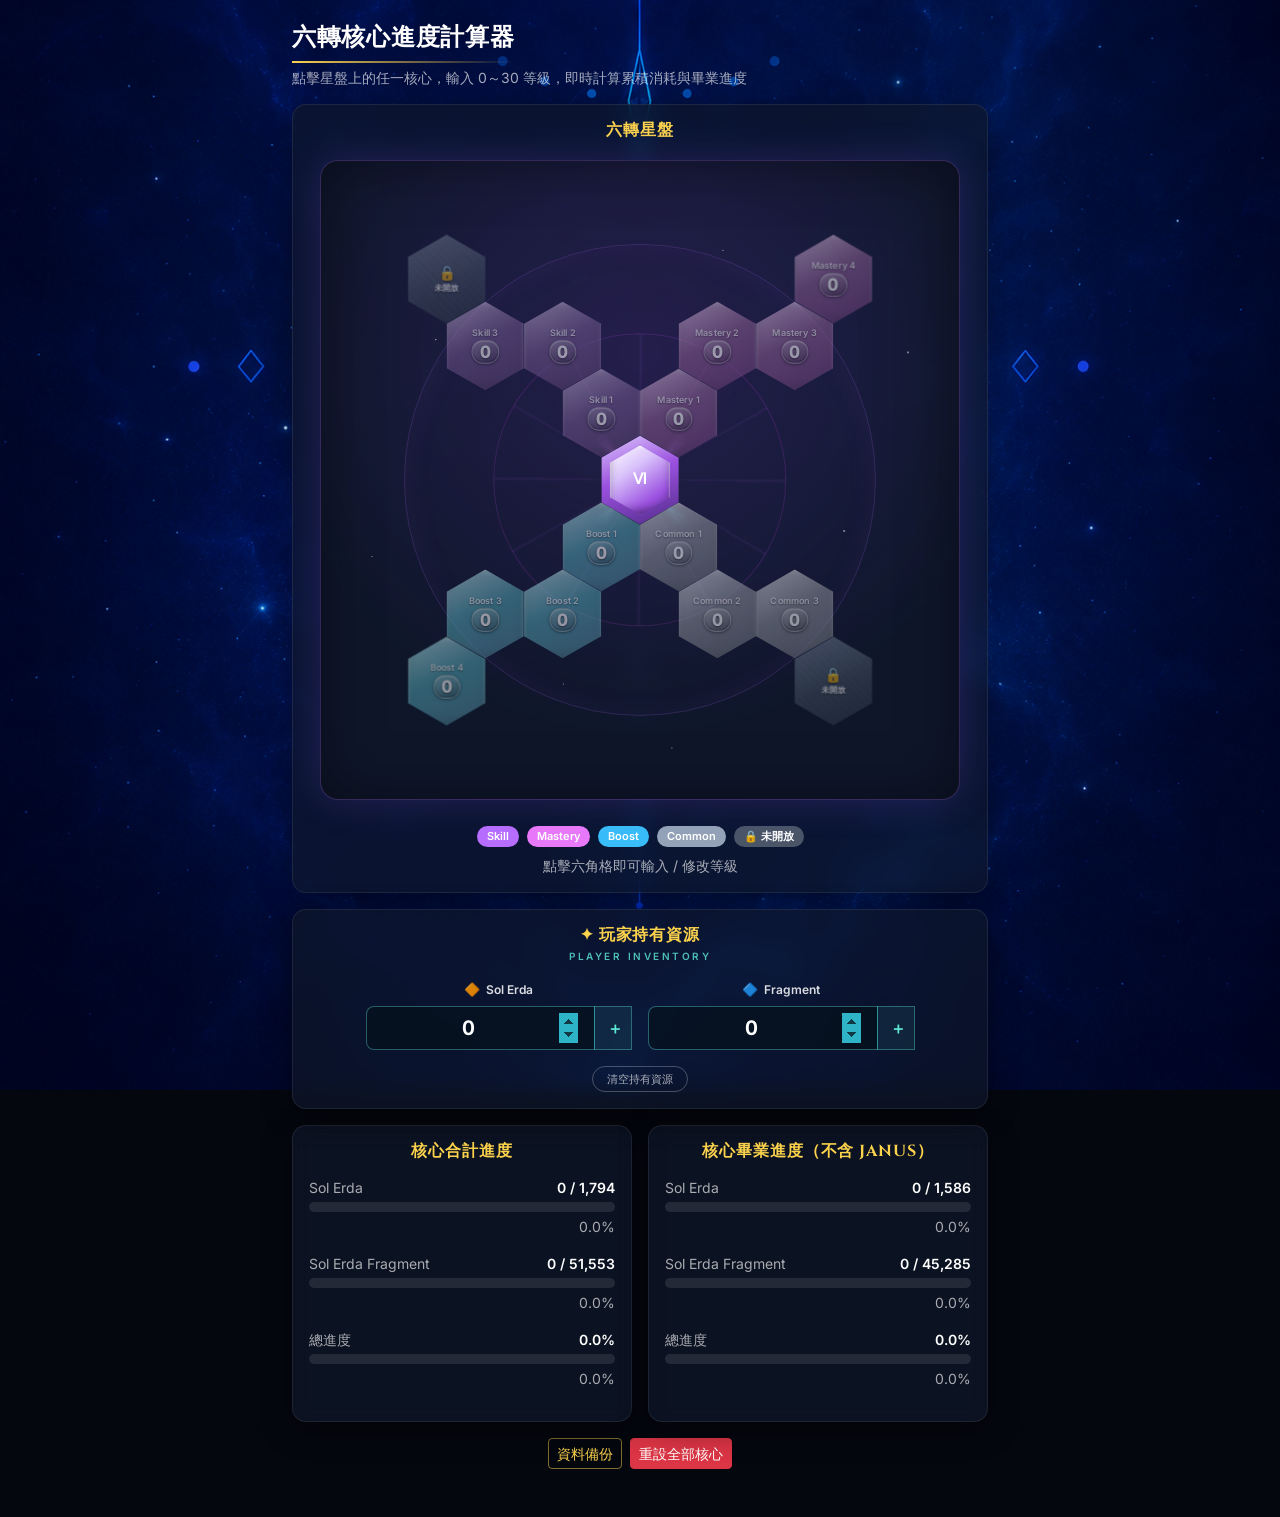
<file: index.html>
<!DOCTYPE html>
<html lang="zh-Hant">
<head>
<meta charset="UTF-8">
<meta name="viewport" content="width=device-width, initial-scale=1.0">
<meta name="color-scheme" content="light">
<title>六轉核心進度計算器</title>
<link rel="icon" type="image/png" href="favicon.ico">
<!-- 字體：Cinzel 作為標題/中心符文的顯示字體，Inter 作為內文與小型數字標籤 -->
<link rel="preconnect" href="https://fonts.googleapis.com">
<link rel="preconnect" href="https://fonts.gstatic.com" crossorigin>
<link href="https://fonts.googleapis.com/css2?family=Cinzel:wght@600;700&family=Inter:wght@400;500;600;700&display=swap" rel="stylesheet">
<!-- Bootstrap 5 CDN -->
<link href="https://cdn.jsdelivr.net/npm/bootstrap@5.3.3/dist/css/bootstrap.min.css" rel="stylesheet">
<link rel="stylesheet" href="style.css?v=19">
</head>
<body>
<div class="container py-4 app-container">

  <header class="mb-3">
    <h1 class="h4 fw-bold mb-1">六轉核心進度計算器</h1>
    <p class="text-muted small mb-0">點擊星盤上的任一核心，輸入 0～30 等級，即時計算累積消耗與畢業進度</p>
  </header>

  <div class="card shadow-sm mb-3 hexa-plate-card">
    <div class="card-body text-center">
      <h2 class="h6 text-uppercase fw-bold hexa-card-title mb-3">六轉星盤</h2>

      <div class="d-flex justify-content-center">
        <div class="hexa-plate" id="hexaPlateElement">
          <div class="hex-divider d-tl"></div>
          <div class="hex-divider d-tr"></div>
          <div class="hex-divider d-bl"></div>
          <div class="hex-divider d-br"></div>
          <div class="hex-hub-ring" id="hexHubRing">
            <div class="hex-hub">Ⅵ</div>
          </div>
          <!-- 六角格由 script.js 動態產生 -->
        </div>
      </div>

      <div class="hexa-legend d-flex flex-wrap justify-content-center gap-2 mt-3">
        <span class="badge rounded-pill hexa-badge hexa-badge-skill">Skill</span>
        <span class="badge rounded-pill hexa-badge hexa-badge-mastery">Mastery</span>
        <span class="badge rounded-pill hexa-badge hexa-badge-boost">Boost</span>
        <span class="badge rounded-pill hexa-badge hexa-badge-common">Common</span>
        <span class="badge rounded-pill hexa-badge hexa-badge-locked">🔒 未開放</span>
      </div>
      <div class="form-text mt-2">點擊六角格即可輸入 / 修改等級</div>
    </div>
  </div>

  <div class="card shadow-sm mb-3 player-inventory-card">
    <div class="card-body text-center">
      <h2 class="h6 text-uppercase fw-bold inventory-card-title mb-1">✦ 玩家持有資源</h2>
      <p class="inventory-subtitle mb-3">PLAYER INVENTORY</p>

      <div class="row g-3 justify-content-center">
        <div class="col-6 col-sm-5">
          <label class="inventory-label" for="ownedErdaInput"><span class="inventory-icon">🔶</span>Sol Erda</label>
          <div class="input-group inventory-input-group position-relative">
            <input type="number" min="0" step="1" class="form-control inventory-input" id="ownedErdaInput" value="0">
            <button type="button" class="btn inventory-plus-btn" data-resource="erda" aria-label="Sol Erda 快速累加選單" aria-haspopup="true">＋</button>
            <div class="quick-add-popover" data-resource="erda" id="quickAddPopover-erda">
              <button type="button" class="quick-add-menu-item" data-amount="1">+1 <span class="quick-add-note">基礎</span></button>
              <button type="button" class="quick-add-menu-item" data-amount="2">+2</button>
              <button type="button" class="quick-add-menu-item" data-amount="9">+9 <span class="quick-add-note">週任</span></button>
              <hr class="quick-add-divider">
              <button type="button" class="quick-add-menu-item quick-add-clear" data-amount="clear">清空</button>
            </div>
          </div>
        </div>
        <div class="col-6 col-sm-5">
          <label class="inventory-label" for="ownedFragmentInput"><span class="inventory-icon">🔷</span>Fragment</label>
          <div class="input-group inventory-input-group position-relative">
            <input type="number" min="0" step="1" class="form-control inventory-input" id="ownedFragmentInput" value="0">
            <button type="button" class="btn inventory-plus-btn" data-resource="fragments" aria-label="Fragment 快速累加選單" aria-haspopup="true">＋</button>
            <div class="quick-add-popover" data-resource="fragments" id="quickAddPopover-fragments">
              <button type="button" class="quick-add-menu-item" data-amount="30">+30 <span class="quick-add-note">交換券</span></button>
              <button type="button" class="quick-add-menu-item" data-amount="40">+40 <span class="quick-add-note">高山</span></button>
              <button type="button" class="quick-add-menu-item" data-amount="55">+55 <span class="quick-add-note">安格洛</span></button>
              <button type="button" class="quick-add-menu-item" data-amount="75">+75 <span class="quick-add-note">噩夢</span></button>
              <button type="button" class="quick-add-menu-item" data-amount="90">+90 <span class="quick-add-note">週任</span></button>
              <hr class="quick-add-divider">
              <button type="button" class="quick-add-menu-item quick-add-clear" data-amount="clear">清空</button>
            </div>
          </div>
        </div>
      </div>

      <button type="button" class="btn inventory-clear-btn mt-3" id="clearOwnedResourcesButton">清空持有資源</button>
    </div>
  </div>

  <div class="row g-3 mb-3">
    <div class="col-12 col-md-6">
      <div class="card shadow-sm h-100">
        <div class="card-body">
          <h2 class="h6 text-uppercase fw-bold text-center progress-card-title mb-3">核心合計進度</h2>
          <div id="overallProgressContainer"></div>
        </div>
      </div>
    </div>
    <div class="col-12 col-md-6">
      <div class="card shadow-sm h-100">
        <div class="card-body">
          <h2 class="h6 text-uppercase fw-bold text-center progress-card-title mb-3">核心畢業進度（不含 Janus）</h2>
          <div id="excludingJanusProgressContainer"></div>
        </div>
      </div>
    </div>
  </div>

  <div class="d-flex flex-wrap justify-content-center gap-2 mb-4">
    <button type="button" class="btn btn-outline-gold btn-sm" data-bs-toggle="modal" data-bs-target="#backupModal" id="openBackupModalButton">資料備份</button>
    <button type="button" class="btn btn-danger btn-sm" id="resetAllCoresButton">重設全部核心</button>
  </div>

</div>

<!-- 備份與讀取管理 Modal -->
<div class="modal fade" id="backupModal" tabindex="-1" aria-labelledby="backupModalLabel" aria-hidden="true">
  <div class="modal-dialog modal-dialog-centered">
    <div class="modal-content">
      <div class="modal-header">
        <h5 class="modal-title" id="backupModalLabel">備份與讀取管理</h5>
        <button type="button" class="btn-close" data-bs-dismiss="modal" aria-label="Close"></button>
      </div>
      <div class="modal-body">
        <p class="small text-muted">最多可保存 3 組備份，儲存與載入都只影響瀏覽器本機資料。</p>
        <div id="backupSlotListContainer"></div>

        <hr class="my-3">
        <h6 class="backup-section-subtitle text-center mb-2">資料匯出 / 匯入</h6>

        <div class="d-flex justify-content-center mb-2">
          <button type="button" class="btn btn-outline-gold btn-sm" id="exportDataButton">匯出資料</button>
        </div>
        <textarea id="exportedJsonTextarea" class="form-control font-monospace small mb-2 d-none" rows="5" readonly></textarea>
        <div class="d-flex justify-content-center gap-2 mb-2 d-none" id="exportActionButtons">
          <button type="button" class="btn btn-outline-secondary btn-sm" id="copyExportedJsonButton">複製到剪貼簿</button>
          <button type="button" class="btn btn-outline-secondary btn-sm" id="downloadExportedJsonButton">下載 .json 檔案</button>
        </div>
        <div id="copyFeedbackText" class="form-text text-success text-center d-none">已複製到剪貼簿</div>

        <hr class="my-3">

        <label class="form-label small" for="importJsonTextarea">貼上先前匯出的 JSON 內容，或上傳檔案：</label>
        <textarea id="importJsonTextarea" class="form-control font-monospace small mb-2" rows="5" placeholder='{"coreLevels": {...}, "ownedResources": {...}}'></textarea>
        <input type="file" id="importFileInput" accept=".json,application/json" class="form-control form-control-sm mb-2">
        <div id="importErrorAlert" class="alert alert-danger py-2 small d-none"></div>
        <div id="importSuccessText" class="text-success small text-center mb-2 d-none">✔ 匯入成功，星盤與進度已更新</div>
        <div class="d-flex justify-content-center">
          <button type="button" class="btn btn-primary btn-sm" id="confirmImportButton">確認匯入</button>
        </div>
      </div>
      <div class="modal-footer">
        <button type="button" class="btn btn-secondary btn-sm" data-bs-dismiss="modal">關閉</button>
      </div>
    </div>
  </div>
</div>

<!-- 六角格點擊編輯用的微型輸入框（由 script.js 動態插入定位） -->

<script src="https://cdn.jsdelivr.net/npm/bootstrap@5.3.3/dist/js/bootstrap.bundle.min.js"></script>
<script src="script.js?v=2"></script>
</body>
</html>
</file>
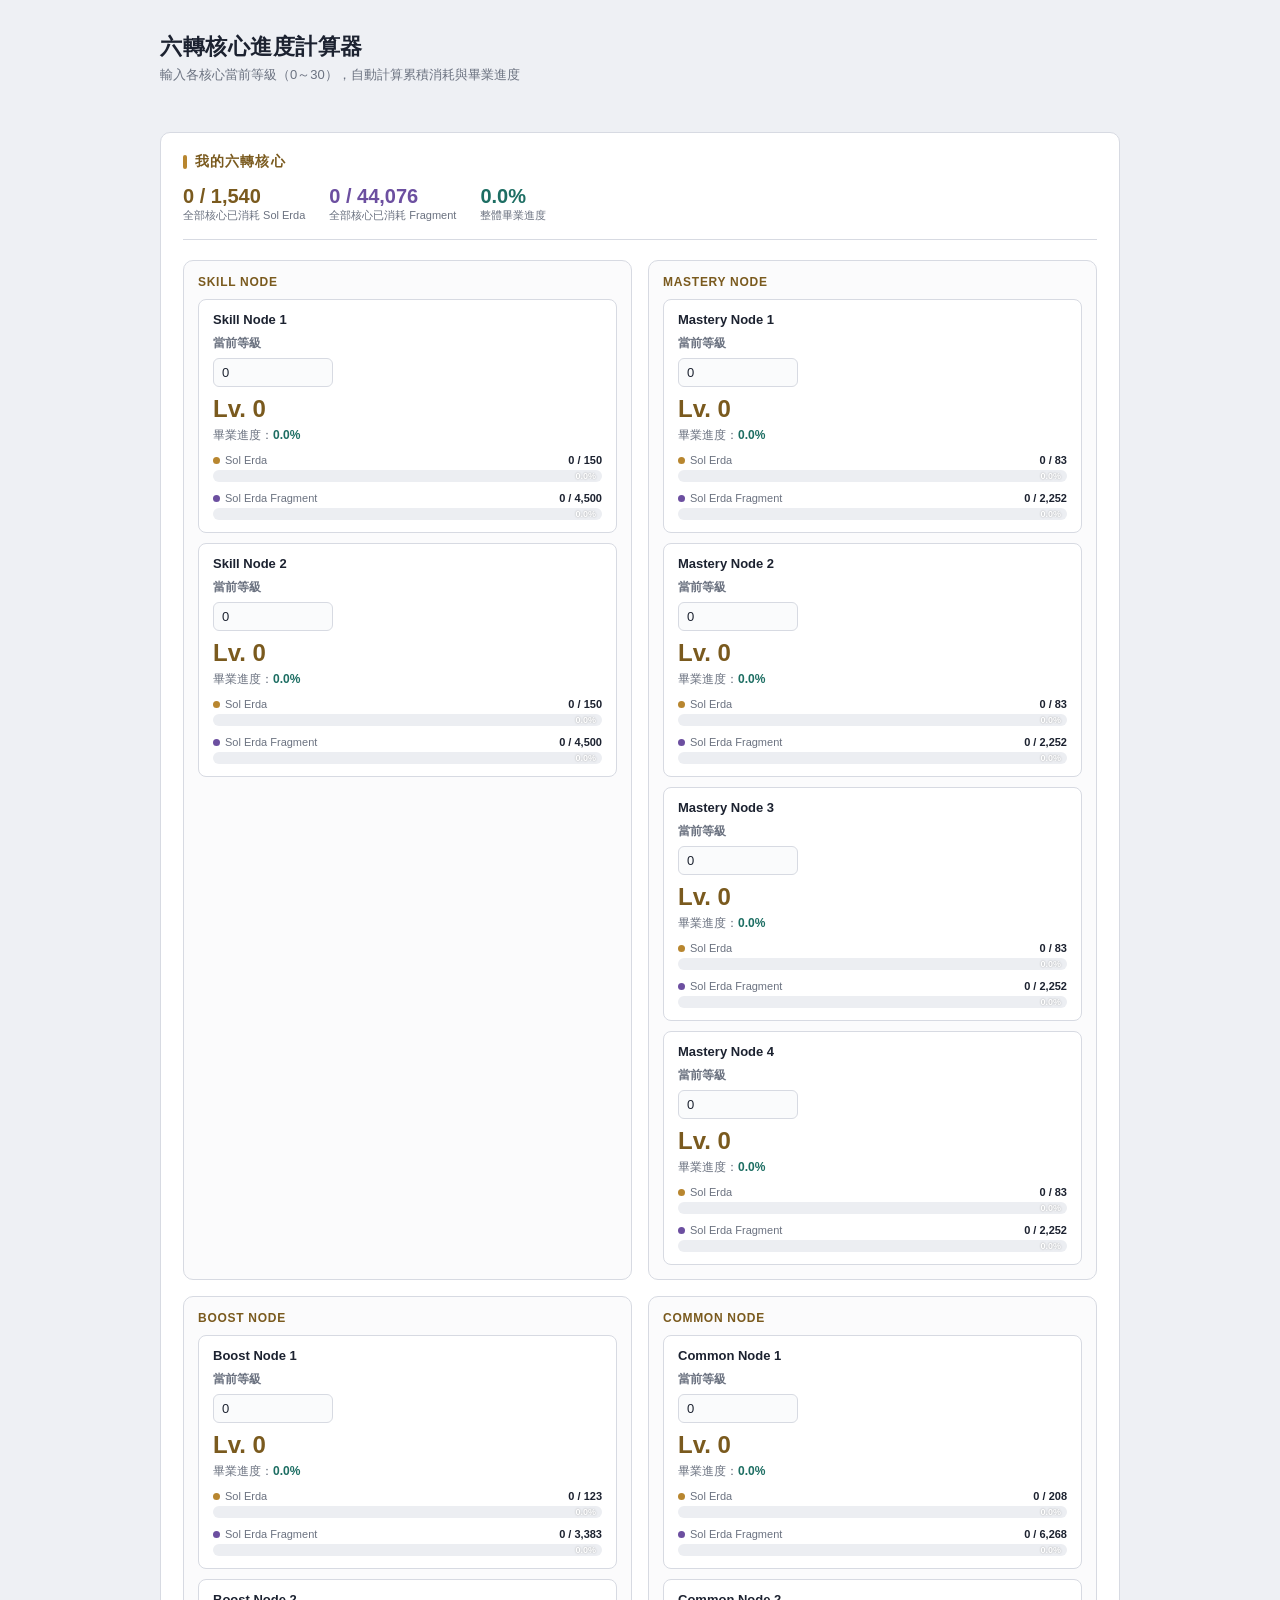
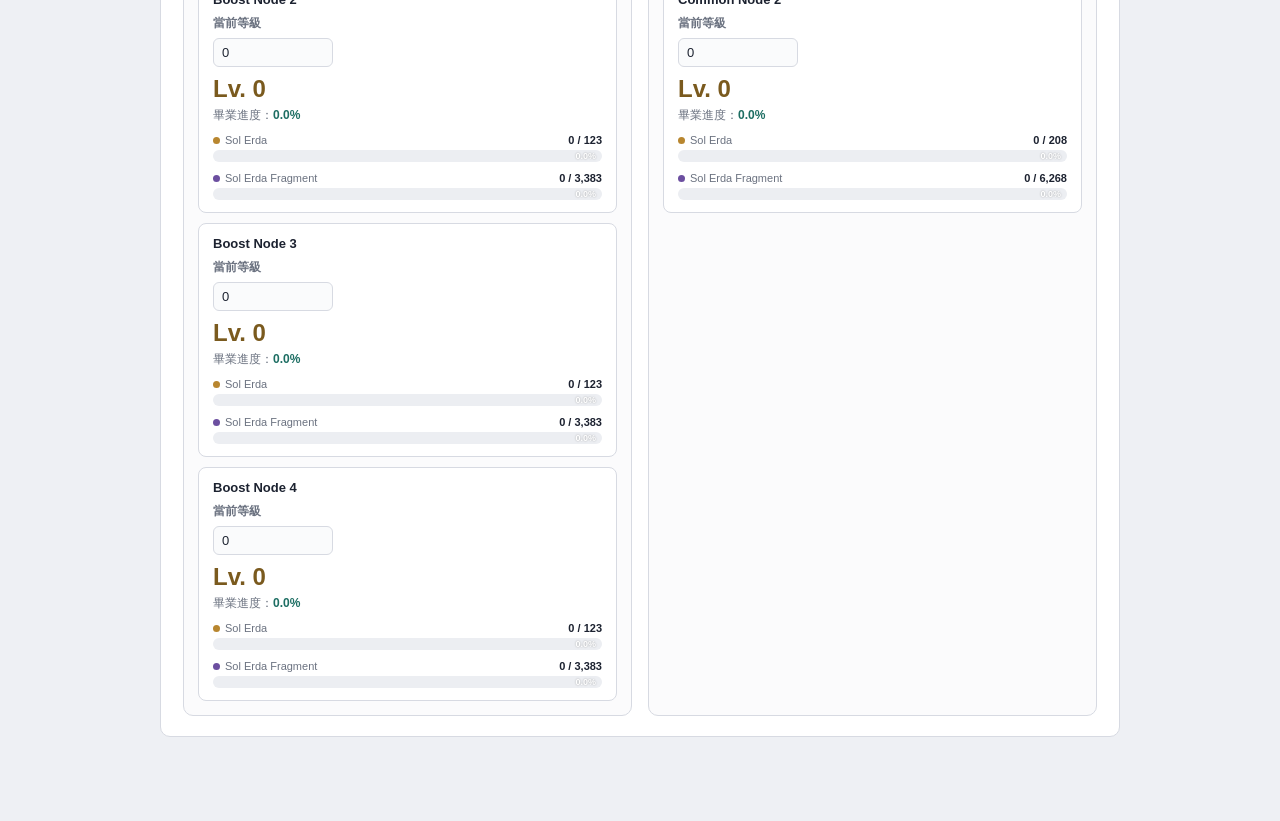
<file: hexa skill index.html>
<!DOCTYPE html>
<html lang="zh-Hant">
<head>
<meta charset="UTF-8">
<meta name="viewport" content="width=device-width, initial-scale=1.0">
<title>六轉核心進度計算器</title>
<style>
  :root {
    --ink: #1c2230;
    --panel: #ffffff;
    --page: #eef0f4;
    --line: #d7dae2;
    --gold: #b8862f;
    --gold-deep: #7a5a1e;
    --violet: #6c4fa0;
    --teal: #1d6e63;
    --muted: #6b7280;
  }
  * { box-sizing: border-box; }
  body {
    margin: 0;
    background: var(--page);
    color: var(--ink);
    font-family: -apple-system, "Segoe UI", "PingFang TC", "Microsoft JhengHei", sans-serif;
    padding: 32px 16px 64px;
  }
  .wrap { max-width: 960px; margin: 0 auto; }
  header { margin-bottom: 28px; }
  h1 { font-size: 22px; font-weight: 700; letter-spacing: 0.5px; margin: 0 0 4px; }
  .sub { color: var(--muted); font-size: 13px; }

  .card {
    background: var(--panel);
    border: 1px solid var(--line);
    border-radius: 10px;
    padding: 20px 22px;
    margin-bottom: 20px;
  }
  .card h2 {
    font-size: 14px; font-weight: 700; text-transform: uppercase;
    letter-spacing: 0.08em; color: var(--gold-deep);
    margin: 0 0 14px; display: flex; align-items: center; gap: 8px;
  }
  .card h2::before {
    content: ''; width: 4px; height: 14px; background: var(--gold);
    border-radius: 2px; display: inline-block;
  }

  input[type="number"] {
    padding: 6px 8px; border: 1px solid var(--line); border-radius: 6px;
    font-size: 13px; color: var(--ink); background: #fafbfc;
    width: 100%; font-variant-numeric: tabular-nums;
  }
  input:focus { outline: none; border-color: var(--gold); background: #fff; }

  .field label {
    display: block; font-size: 12px; color: var(--muted);
    margin-bottom: 6px; font-weight: 600;
  }

  .level-hero { display: flex; align-items: baseline; gap: 10px; margin: 10px 0 6px; }
  .level-hero .num {
    font-size: 24px; font-weight: 800; color: var(--gold-deep);
    font-variant-numeric: tabular-nums; line-height: 1;
  }
  .grad-note { font-size: 12px; color: var(--muted); margin-bottom: 10px; }
  .grad-note b { color: var(--teal); }

  .progress-block { margin-bottom: 10px; }
  .progress-block:last-child { margin-bottom: 0; }
  .progress-top {
    display: flex; justify-content: space-between; font-size: 11px;
    color: var(--muted); margin-bottom: 4px; gap: 8px; flex-wrap: wrap;
  }
  .progress-top .res-name { display: flex; align-items: center; gap: 5px; }
  .progress-top .res-name .dot { width: 7px; height: 7px; border-radius: 50%; display: inline-block; }
  .progress-top .amt { font-weight: 700; color: var(--ink); font-variant-numeric: tabular-nums; }
  .bar-track { height: 12px; background: #eceef2; border-radius: 999px; overflow: hidden; position: relative; }
  .bar-fill { height: 100%; border-radius: 999px; transition: width 0.35s ease; }
  .bar-fill.gold { background: linear-gradient(90deg, var(--gold), #d9a94a); }
  .bar-fill.violet { background: linear-gradient(90deg, var(--violet), #9077bd); }
  .bar-fill.teal { background: linear-gradient(90deg, var(--teal), #2c8f80); }
  .bar-pct {
    position: absolute; right: 6px; top: 50%; transform: translateY(-50%);
    font-size: 9px; font-weight: 700; color: #fff; text-shadow: 0 0 2px rgba(0,0,0,0.3);
  }

  .save-hint { font-size: 11px; color: var(--muted); text-align: right; margin-top: -8px; margin-bottom: 16px; }

  .summary-card { display: flex; gap: 24px; flex-wrap: wrap; margin-bottom: 20px; padding-bottom: 16px; border-bottom: 1px solid var(--line); }
  .summary-item .num { font-size: 20px; font-weight: 800; font-variant-numeric: tabular-nums; }
  .summary-item.se .num { color: var(--gold-deep); }
  .summary-item.frag .num { color: var(--violet); }
  .summary-item.overall .num { color: var(--teal); }
  .summary-item .lbl { font-size: 11px; color: var(--muted); }

  .quadrant-grid {
    display: grid;
    grid-template-columns: 1fr 1fr;
    gap: 16px;
  }
  .quadrant {
    border: 1px solid var(--line);
    border-radius: 10px;
    padding: 14px;
    background: #fbfbfc;
  }
  .quadrant-title {
    font-size: 12px;
    font-weight: 700;
    color: var(--gold-deep);
    margin-bottom: 10px;
    text-transform: uppercase;
    letter-spacing: 0.06em;
  }

  .core-card {
    border: 1px solid var(--line);
    border-radius: 8px;
    padding: 12px 14px;
    margin-bottom: 10px;
    background: #fff;
  }
  .core-card:last-child { margin-bottom: 0; }
  .core-title {
    font-weight: 700;
    font-size: 13px;
    margin-bottom: 8px;
  }
  .level-input { max-width: 120px; }

  @media (max-width: 700px) {
    .quadrant-grid { grid-template-columns: 1fr; }
  }
</style>
</head>
<body>
<div class="wrap">
  <header>
    <h1>六轉核心進度計算器</h1>
    <div class="sub">輸入各核心當前等級（0～30），自動計算累積消耗與畢業進度</div>
  </header>

  <div class="save-hint" id="save-hint">&nbsp;</div>

  <div class="card">
    <h2>我的六轉核心</h2>
    <div class="summary-card" id="summary-area"></div>

    <div class="quadrant-grid">
      <div class="quadrant">
        <div class="quadrant-title">Skill Node</div>
        <div id="cores-tl"></div>
      </div>
      <div class="quadrant">
        <div class="quadrant-title">Mastery Node</div>
        <div id="cores-tr"></div>
      </div>
      <div class="quadrant">
        <div class="quadrant-title">Boost Node</div>
        <div id="cores-bl"></div>
      </div>
      <div class="quadrant">
        <div class="quadrant-title">Common Node</div>
        <div id="cores-br"></div>
      </div>
    </div>
  </div>
</div>

<script>
const STORAGE_KEY = 'hexa-core-tracker-v2';
const MAX_LEVEL = 30;

const hexaData = {
  "skill node": [
    { lvl: "0->1", erda: 5, frag: 100 }, { lvl: "1->2", erda: 1, frag: 30 }, { lvl: "2->3", erda: 1, frag: 35 },
    { lvl: "3->4", erda: 1, frag: 40 }, { lvl: "4->5", erda: 2, frag: 45 }, { lvl: "5->6", erda: 2, frag: 50 },
    { lvl: "6->7", erda: 2, frag: 55 }, { lvl: "7->8", erda: 3, frag: 60 }, { lvl: "8->9", erda: 3, frag: 65 },
    { lvl: "9->10", erda: 10, frag: 200 }, { lvl: "10->11", erda: 3, frag: 80 }, { lvl: "11->12", erda: 3, frag: 90 },
    { lvl: "12->13", erda: 4, frag: 100 }, { lvl: "13->14", erda: 4, frag: 110 }, { lvl: "14->15", erda: 4, frag: 120 },
    { lvl: "15->16", erda: 4, frag: 130 }, { lvl: "16->17", erda: 4, frag: 140 }, { lvl: "17->18", erda: 4, frag: 150 },
    { lvl: "18->19", erda: 5, frag: 160 }, { lvl: "19->20", erda: 15, frag: 350 }, { lvl: "20->21", erda: 5, frag: 170 },
    { lvl: "21->22", erda: 5, frag: 180 }, { lvl: "22->23", erda: 5, frag: 190 }, { lvl: "23->24", erda: 5, frag: 200 },
    { lvl: "24->25", erda: 5, frag: 210 }, { lvl: "25->26", erda: 6, frag: 220 }, { lvl: "26->27", erda: 6, frag: 230 },
    { lvl: "27->28", erda: 6, frag: 240 }, { lvl: "28->29", erda: 7, frag: 250 }, { lvl: "29->30", erda: 20, frag: 500 }
  ],
  "mastery node": [
    { lvl: "0->1", erda: 3, frag: 50 }, { lvl: "1->2", erda: 1, frag: 15 }, { lvl: "2->3", erda: 1, frag: 18 },
    { lvl: "3->4", erda: 1, frag: 20 }, { lvl: "4->5", erda: 1, frag: 23 }, { lvl: "5->6", erda: 1, frag: 25 },
    { lvl: "6->7", erda: 1, frag: 28 }, { lvl: "7->8", erda: 2, frag: 30 }, { lvl: "8->9", erda: 2, frag: 33 },
    { lvl: "9->10", erda: 5, frag: 100 }, { lvl: "10->11", erda: 2, frag: 40 }, { lvl: "11->12", erda: 2, frag: 45 },
    { lvl: "12->13", erda: 2, frag: 50 }, { lvl: "13->14", erda: 2, frag: 55 }, { lvl: "14->15", erda: 2, frag: 60 },
    { lvl: "15->16", erda: 2, frag: 65 }, { lvl: "16->17", erda: 2, frag: 70 }, { lvl: "17->18", erda: 2, frag: 75 },
    { lvl: "18->19", erda: 3, frag: 80 }, { lvl: "19->20", erda: 8, frag: 175 }, { lvl: "20->21", erda: 3, frag: 85 },
    { lvl: "21->22", erda: 3, frag: 90 }, { lvl: "22->23", erda: 3, frag: 95 }, { lvl: "23->24", erda: 3, frag: 100 },
    { lvl: "24->25", erda: 3, frag: 105 }, { lvl: "25->26", erda: 3, frag: 110 }, { lvl: "26->27", erda: 3, frag: 115 },
    { lvl: "27->28", erda: 3, frag: 120 }, { lvl: "28->29", erda: 4, frag: 125 }, { lvl: "29->30", erda: 10, frag: 250 }
  ],
  "boost node": [
    { lvl: "0->1", erda: 4, frag: 75 }, { lvl: "1->2", erda: 1, frag: 23 }, { lvl: "2->3", erda: 1, frag: 27 },
    { lvl: "3->4", erda: 1, frag: 30 }, { lvl: "4->5", erda: 2, frag: 34 }, { lvl: "5->6", erda: 2, frag: 38 },
    { lvl: "6->7", erda: 2, frag: 42 }, { lvl: "7->8", erda: 3, frag: 45 }, { lvl: "8->9", erda: 3, frag: 49 },
    { lvl: "9->10", erda: 8, frag: 150 }, { lvl: "10->11", erda: 3, frag: 60 }, { lvl: "11->12", erda: 3, frag: 68 },
    { lvl: "12->13", erda: 3, frag: 75 }, { lvl: "13->14", erda: 3, frag: 83 }, { lvl: "14->15", erda: 3, frag: 90 },
    { lvl: "15->16", erda: 3, frag: 98 }, { lvl: "16->17", erda: 3, frag: 105 }, { lvl: "17->18", erda: 3, frag: 113 },
    { lvl: "18->19", erda: 4, frag: 120 }, { lvl: "19->20", erda: 12, frag: 263 }, { lvl: "20->21", erda: 4, frag: 128 },
    { lvl: "21->22", erda: 4, frag: 135 }, { lvl: "22->23", erda: 4, frag: 143 }, { lvl: "23->24", erda: 4, frag: 150 },
    { lvl: "24->25", erda: 4, frag: 158 }, { lvl: "25->26", erda: 5, frag: 165 }, { lvl: "26->27", erda: 5, frag: 173 },
    { lvl: "27->28", erda: 5, frag: 180 }, { lvl: "28->29", erda: 6, frag: 188 }, { lvl: "29->30", erda: 15, frag: 375 }
  ],
  "common node": [
    { lvl: "0->1", erda: 7, frag: 125 }, { lvl: "1->2", erda: 2, frag: 38 }, { lvl: "2->3", erda: 2, frag: 44 },
    { lvl: "3->4", erda: 2, frag: 50 }, { lvl: "4->5", erda: 3, frag: 57 }, { lvl: "5->6", erda: 3, frag: 63 },
    { lvl: "6->7", erda: 3, frag: 69 }, { lvl: "7->8", erda: 5, frag: 75 }, { lvl: "8->9", erda: 5, frag: 82 },
    { lvl: "9->10", erda: 14, frag: 300 }, { lvl: "10->11", erda: 5, frag: 110 }, { lvl: "11->12", erda: 5, frag: 124 },
    { lvl: "12->13", erda: 6, frag: 138 }, { lvl: "13->14", erda: 6, frag: 152 }, { lvl: "14->15", erda: 6, frag: 165 },
    { lvl: "15->16", erda: 6, frag: 179 }, { lvl: "16->17", erda: 6, frag: 193 }, { lvl: "17->18", erda: 6, frag: 207 },
    { lvl: "18->19", erda: 7, frag: 220 }, { lvl: "19->20", erda: 17, frag: 525 }, { lvl: "20->21", erda: 7, frag: 234 },
    { lvl: "21->22", erda: 7, frag: 248 }, { lvl: "22->23", erda: 7, frag: 262 }, { lvl: "23->24", erda: 7, frag: 275 },
    { lvl: "24->25", erda: 7, frag: 289 }, { lvl: "25->26", erda: 9, frag: 303 }, { lvl: "26->27", erda: 9, frag: 317 },
    { lvl: "27->28", erda: 9, frag: 330 }, { lvl: "28->29", erda: 10, frag: 344 }, { lvl: "29->30", erda: 20, frag: 750 }
  ]
};

const CORE_LAYOUT = [
  { id: 'skill1',   name: 'Skill Node 1',   type: 'skill node',   quadrant: 'tl' },
  { id: 'skill2',   name: 'Skill Node 2',   type: 'skill node',   quadrant: 'tl' },
  { id: 'mastery1', name: 'Mastery Node 1', type: 'mastery node', quadrant: 'tr' },
  { id: 'mastery2', name: 'Mastery Node 2', type: 'mastery node', quadrant: 'tr' },
  { id: 'mastery3', name: 'Mastery Node 3', type: 'mastery node', quadrant: 'tr' },
  { id: 'mastery4', name: 'Mastery Node 4', type: 'mastery node', quadrant: 'tr' },
  { id: 'boost1',   name: 'Boost Node 1',   type: 'boost node',   quadrant: 'bl' },
  { id: 'boost2',   name: 'Boost Node 2',   type: 'boost node',   quadrant: 'bl' },
  { id: 'boost3',   name: 'Boost Node 3',   type: 'boost node',   quadrant: 'bl' },
  { id: 'boost4',   name: 'Boost Node 4',   type: 'boost node',   quadrant: 'bl' },
  { id: 'common1',  name: 'Common Node 1',  type: 'common node',  quadrant: 'br' },
  { id: 'common2',  name: 'Common Node 2',  type: 'common node',  quadrant: 'br' },
];

let coreLevels = {};
let saveTimer = null;
const saveHint = document.getElementById('save-hint');

const maxCostCache = {};
Object.keys(hexaData).forEach(type => {
  maxCostCache[type] = cumulativeCost(type, MAX_LEVEL);
});

function fmt(n) {
  return Math.max(0, Math.round(n)).toLocaleString('zh-Hant-TW');
}

function clampLevel(v) {
  return Math.max(0, Math.min(MAX_LEVEL, v));
}

function cumulativeCost(nodeType, currentLevel) {
  const rows = hexaData[nodeType];
  const lvl = clampLevel(currentLevel);
  let erda = 0, frag = 0;
  for (let i = 0; i < lvl; i++) {
    erda += rows[i].erda;
    frag += rows[i].frag;
  }
  return { erda, frag };
}

function graduationPct(nodeType, currentLevel) {
  const used = cumulativeCost(nodeType, currentLevel);
  const max = maxCostCache[nodeType];
  const totalUsed = used.erda + used.frag;
  const totalMax = max.erda + max.frag;
  return {
    erdaPct: max.erda > 0 ? (used.erda / max.erda) * 100 : 100,
    fragPct: max.frag > 0 ? (used.frag / max.frag) * 100 : 100,
    overallPct: totalMax > 0 ? (totalUsed / totalMax) * 100 : 100,
    used,
    max
  };
}

function progressBarHtml(name, dotColor, barClass, have, need) {
  const pct = need > 0 ? Math.min(100, (have / need) * 100) : 100;
  return `<div class="progress-block">
    <div class="progress-top">
      <span class="res-name"><span class="dot" style="background:${dotColor};"></span>${name}</span>
      <span class="amt">${fmt(have)} / ${fmt(need)}</span>
    </div>
    <div class="bar-track">
      <div class="bar-fill ${barClass}" style="width:${pct}%;"></div>
      <span class="bar-pct">${pct.toFixed(1)}%</span>
    </div>
  </div>`;
}

function coreResultHtml(type, level) {
  const result = graduationPct(type, level);
  let html = `<div class="level-hero"><span class="num">Lv. ${level}</span></div>`;
  html += `<div class="grad-note">畢業進度：<b>${result.overallPct.toFixed(1)}%</b></div>`;
  html += progressBarHtml('Sol Erda', 'var(--gold)', 'gold', result.used.erda, result.max.erda);
  html += progressBarHtml('Sol Erda Fragment', 'var(--violet)', 'violet', result.used.frag, result.max.frag);
  return html;
}

function scheduleSave() {
  clearTimeout(saveTimer);
  saveTimer = setTimeout(() => {
    try {
      localStorage.setItem(STORAGE_KEY, JSON.stringify({ coreLevels }));
      saveHint.textContent = '已自動儲存';
    } catch (e) {
      saveHint.textContent = '';
    }
  }, 300);
}

function loadAll() {
  CORE_LAYOUT.forEach(c => { coreLevels[c.id] = 0; });
  try {
    const raw = localStorage.getItem(STORAGE_KEY);
    if (raw) {
      const loaded = JSON.parse(raw);
      if (loaded.coreLevels) {
        CORE_LAYOUT.forEach(c => {
          if (typeof loaded.coreLevels[c.id] === 'number') {
            coreLevels[c.id] = clampLevel(loaded.coreLevels[c.id]);
          }
        });
      }
    }
  } catch (e) {}
}

function refreshCoreCard(id) {
  const config = CORE_LAYOUT.find(c => c.id === id);
  const card = document.querySelector(`.core-card[data-id="${id}"]`);
  if (!config || !card) return;
  const level = coreLevels[id];
  card.querySelector('.core-result').innerHTML = coreResultHtml(config.type, level);
}

function refreshSummary() {
  let totalErda = 0, totalFrag = 0, maxErda = 0, maxFrag = 0;

  CORE_LAYOUT.forEach(({ id, type }) => {
    const used = cumulativeCost(type, coreLevels[id]);
    const max = maxCostCache[type];
    totalErda += used.erda;
    totalFrag += used.frag;
    maxErda += max.erda;
    maxFrag += max.frag;
  });

  const overallPct = (totalErda + totalFrag) / (maxErda + maxFrag) * 100;

  document.getElementById('summary-area').innerHTML = `
    <div class="summary-item se">
      <div class="num">${fmt(totalErda)} / ${fmt(maxErda)}</div>
      <div class="lbl">全部核心已消耗 Sol Erda</div>
    </div>
    <div class="summary-item frag">
      <div class="num">${fmt(totalFrag)} / ${fmt(maxFrag)}</div>
      <div class="lbl">全部核心已消耗 Fragment</div>
    </div>
    <div class="summary-item overall">
      <div class="num">${overallPct.toFixed(1)}%</div>
      <div class="lbl">整體畢業進度</div>
    </div>`;
}

function renderAllCores() {
  ['tl', 'tr', 'bl', 'br'].forEach(q => {
    const container = document.getElementById('cores-' + q);
    container.innerHTML = CORE_LAYOUT
      .filter(c => c.quadrant === q)
      .map(c => {
        const level = coreLevels[c.id];
        return `<div class="core-card" data-id="${c.id}">
          <div class="core-title">${c.name}</div>
          <div class="field">
            <label>當前等級</label>
            <input type="number" min="0" max="30" step="1"
                   class="core-level level-input" data-id="${c.id}" value="${level}">
          </div>
          <div class="core-result">${coreResultHtml(c.type, level)}</div>
        </div>`;
      }).join('');
  });

  document.querySelectorAll('.core-level').forEach(inp => {
    inp.addEventListener('input', e => {
      const id = e.target.dataset.id;
      coreLevels[id] = clampLevel(parseInt(e.target.value, 10) || 0);
      refreshCoreCard(id);
      refreshSummary();
      scheduleSave();
    });
  });

  refreshSummary();
}

loadAll();
renderAllCores();
</script>
</body>
</html>
</file>
<file: style.css>
:root {
  color-scheme: dark; /* 全頁為深色主題，明確宣告 dark 讓瀏覽器原生控制項改用深色樣式，且不會被手機的強制深色模式二次覆蓋 */
  --hexa-bg: url("images/hexa backg.png");

  --ink: #ffffff;
  --panel: rgba(15, 23, 42, 0.7);
  --page: #05070f;
  --muted: #9aa3b5;

  --gold: #b8862f;
  --gold-deep: #7a5a1e;
  --gold-bright: #fcd34d;
  --violet: #6c4fa0;
  --teal: #1d6e63;

  --skill: #b76eff;
  --skill-deep: #2a124d;
  --mastery: #e879f9;
  --mastery-deep: #3b0764;
  --boost: #38bdf8;
  --boost-deep: #0c4a6e;
  --common: #94a3b8;
  --common-deep: #1e293b;
  --locked: #4a5568;

  --font-display: 'Cinzel', 'Noto Serif TC', serif;
  --font-body: 'Inter', -apple-system, "Segoe UI", "PingFang TC", "Microsoft JhengHei", sans-serif;
}

* { box-sizing: border-box; }

body {
  background-color: var(--page);
  background-image: var(--hexa-bg);
  background-size: cover;
  background-position: center;
  background-repeat: no-repeat;
  background-attachment: fixed;
  color: var(--ink);
  font-family: var(--font-body);
  min-height: 100vh;
}

.app-container { max-width: 720px; }

header h1 {
  font-family: var(--font-display);
  letter-spacing: 0.03em;
  display: inline-block;
  padding-bottom: 8px;
  border-bottom: 2px solid transparent;
  border-image: linear-gradient(90deg, var(--gold-bright), transparent) 1;
}

.card {
  border: 1px solid rgba(255, 255, 255, 0.08);
  border-radius: 14px;
  background-color: var(--panel);
  -webkit-backdrop-filter: blur(10px);
  backdrop-filter: blur(10px);
  color: var(--ink);
  box-shadow: 0 8px 30px rgba(0, 0, 0, 0.45) !important;
}

.hexa-card-title,
.progress-card-title,
.inventory-card-title,
.modal-title { font-family: var(--font-display); color: var(--gold-bright); letter-spacing: 0.06em; }

.text-muted,
.form-text { color: rgba(255, 255, 255, 0.65) !important; }

.btn-outline-gold {
  color: var(--gold-bright);
  border: 1px solid rgba(252, 211, 77, 0.5);
  background-color: transparent;
}
.btn-outline-gold:hover { background-color: rgba(252, 211, 77, 0.14); color: #fff; border-color: var(--gold-bright); }

/* ===== 六角星盤：深海星空底 + 雙層圓形魔法陣光圈 ===== */
.hexa-plate {
  position: relative;
  width: min(640px, 96vw);
  aspect-ratio: 1 / 1;
  margin: 4px 0 10px;
  background:
    radial-gradient(1px 1px at 18% 28%, rgba(255,255,255,0.85), transparent),
    radial-gradient(1px 1px at 63% 14%, rgba(255,255,255,0.6), transparent),
    radial-gradient(1.5px 1.5px at 82% 58%, rgba(255,255,255,0.7), transparent),
    radial-gradient(1px 1px at 38% 82%, rgba(255,255,255,0.5), transparent),
    radial-gradient(1px 1px at 8% 62%, rgba(255,255,255,0.55), transparent),
    radial-gradient(1.5px 1.5px at 92% 30%, rgba(255,255,255,0.65), transparent),
    radial-gradient(1px 1px at 55% 92%, rgba(255,255,255,0.5), transparent),
    radial-gradient(circle at 50% 30%, rgba(88, 52, 133, 0.35) 0%, rgba(15, 23, 42, 0.95) 70%);
  border: 1px solid rgba(183, 110, 255, 0.22);
  border-radius: 18px;
  box-shadow: 0 0 40px rgba(139, 92, 246, 0.2), inset 0 0 60px rgba(0, 0, 0, 0.4);
  overflow: visible;
}
/* 外圈魔法陣光圈（大） */
.hexa-plate::before {
  content: '';
  position: absolute; left: 50%; top: 50%;
  width: 74%; aspect-ratio: 1 / 1;
  transform: translate(-50%, -50%);
  border-radius: 50%;
  border: 1px solid rgba(183, 110, 255, 0.18);
  box-shadow: inset 0 0 30px rgba(155, 81, 224, 0.08);
  pointer-events: none;
  z-index: 0;
}
/* 內圈魔法陣光圈（小）+ 環狀刻度線 */
.hexa-plate::after {
  content: '';
  position: absolute; left: 50%; top: 50%;
  width: 46%; aspect-ratio: 1 / 1;
  transform: translate(-50%, -50%);
  border-radius: 50%;
  border: 1px solid rgba(217, 70, 239, 0.16);
  background: repeating-conic-gradient(rgba(183, 110, 255, 0.06) 0deg 1.2deg, transparent 1.2deg 30deg);
  pointer-events: none;
  z-index: 0;
}

.hex-divider {
  position: absolute; left: 50%; top: 50%;
  width: 2px; height: 9%;
  transform-origin: top center;
  z-index: 1;
}
.hex-divider.d-tl { transform: rotate(-135deg); background: linear-gradient(to bottom, var(--skill), rgba(183,110,255,0));   box-shadow: 0 0 7px rgba(183,110,255,0.7); }
.hex-divider.d-tr { transform: rotate(135deg);  background: linear-gradient(to bottom, var(--mastery), rgba(232,121,249,0)); box-shadow: 0 0 7px rgba(232,121,249,0.7); }
.hex-divider.d-bl { transform: rotate(-45deg);  background: linear-gradient(to bottom, var(--boost), rgba(56,189,248,0));   box-shadow: 0 0 7px rgba(56,189,248,0.7); }
.hex-divider.d-br { transform: rotate(45deg);   background: linear-gradient(to bottom, var(--common), rgba(148,163,184,0)); box-shadow: 0 0 7px rgba(148,163,184,0.6); }

/* ===== 中央核心 Ⅵ：頂級金屬外框 + 霓虹雙色發光 ===== */
.hex-hub-ring {
  --hub-progress: 0%;
  position: absolute; left: 50%; top: 50%;
  width: 12.1%; aspect-ratio: 0.87 / 1;
  transform: translate(-50%, -50%);
  clip-path: polygon(50% 0%, 100% 25%, 100% 75%, 50% 100%, 0% 75%, 0% 25%);
  background: conic-gradient(var(--gold-bright) var(--hub-progress), rgba(255,255,255,0.12) 0);
  display: flex; align-items: center; justify-content: center;
  z-index: 2;
  animation: hubRingPulse 4.5s ease-in-out infinite;
}
/* 外層金屬框：比 ring 大一圈，藏在 ring 底下露出邊緣，形成雙層金屬邊框 */
.hex-hub-ring::before {
  content: '';
  position: absolute;
  inset: -4px;
  clip-path: polygon(50% 0%, 100% 25%, 100% 75%, 50% 100%, 0% 75%, 0% 25%);
  background: linear-gradient(160deg, #e3d4ff 0%, #9b51e0 45%, #4c2882 100%);
  box-shadow: 0 0 16px rgba(183, 110, 255, 0.6), 0 0 24px rgba(232, 121, 249, 0.3);
  z-index: -1;
}
.hex-hub {
  position: relative;
  width: 78%; aspect-ratio: 0.87 / 1;
  clip-path: polygon(50% 0%, 100% 25%, 100% 75%, 50% 100%, 0% 75%, 0% 25%);
  background: linear-gradient(145deg, #ffffff 0%, #d9c2fb 35%, #9b51e0 75%, #4c2882 100%);
  box-shadow:
    inset 0 2px 3px rgba(255,255,255,0.65),
    inset 0 -5px 9px rgba(0,0,0,0.35),
    inset 0 0 0 1px rgba(255,255,255,0.25);
  display: flex; align-items: center; justify-content: center;
  color: #fff; font-weight: 700; letter-spacing: 0.05em;
  font-family: var(--font-display);
  font-size: clamp(11px, 2.6vw, 15px);
}
@keyframes hubRingPulse {
  0%, 100% { box-shadow: 0 0 16px rgba(252, 211, 77, 0.45); }
  50%      { box-shadow: 0 0 28px rgba(252, 211, 77, 0.8); }
}

/* ===== 六角形節點：雙層金屬切角邊框 + 立體倒角 + 金屬膠囊等級標籤 ===== */
.hex-tile {
  position: absolute;
  width: 12.1%;
  aspect-ratio: 0.87 / 1;
  transform: translate(-50%, -50%);
  clip-path: polygon(50% 0%, 100% 25%, 100% 75%, 50% 100%, 0% 75%, 0% 25%);
  display: flex; flex-direction: column; align-items: center; justify-content: center;
  gap: 2px;
  color: #fff;
  cursor: pointer;
  border: none;
  padding: 0;
  font-family: var(--font-body);
  text-shadow: 0 1px 2px rgba(0,0,0,0.55);
  filter: drop-shadow(0 3px 5px rgba(0,0,0,0.45));
  transition: transform 0.15s ease, filter 0.15s ease;
  z-index: 3;
}
/* 外層金屬邊框（::before 做出比本體大一圈的六角形，露出邊緣＝雙層邊框） */
.hex-tile::before {
  content: '';
  position: absolute;
  inset: -3px;
  clip-path: polygon(50% 0%, 100% 25%, 100% 75%, 50% 100%, 0% 75%, 0% 25%);
  z-index: -1;
  transition: background 0.2s ease, box-shadow 0.2s ease;
}
.hex-tile.skill::before {
  background: linear-gradient(160deg, #d9b8ff 0%, #b76eff 45%, #9b51e0 100%);
  box-shadow: 0 0 10px rgba(155, 81, 224, 0.65), 0 0 18px rgba(183, 110, 255, 0.35);
}
.hex-tile.mastery::before {
  background: linear-gradient(160deg, #f6c6f5 0%, #e879f9 45%, #d946ef 100%);
  box-shadow: 0 0 10px rgba(217, 70, 239, 0.65), 0 0 18px rgba(232, 121, 249, 0.35);
}
.hex-tile.boost::before {
  background: linear-gradient(160deg, #b9fff2 0%, #00f2fe 45%, #38bdf8 100%);
  box-shadow: 0 0 10px rgba(56, 189, 248, 0.65), 0 0 18px rgba(0, 242, 254, 0.35);
}
.hex-tile.common::before {
  background: linear-gradient(160deg, #e2e8f0 0%, #cbd5e1 45%, #94a3b8 100%);
  box-shadow: 0 0 10px rgba(148, 163, 184, 0.55), 0 0 16px rgba(203, 213, 225, 0.3);
}
.hex-tile:hover { transform: translate(-50%, -50%) scale(1.08); z-index: 5; }
.hex-tile:focus-visible { outline: 2px solid #fff; outline-offset: 2px; }
.hex-tile .hex-name { font-size: clamp(7px, 1.6vw, 9px); font-weight: 600; opacity: 0.85; line-height: 1.1; letter-spacing: 0.02em; }
.hex-tile .hex-lvl {
  display: inline-block;
  font-size: clamp(12px, 3vw, 17px);
  font-weight: 800;
  font-variant-numeric: tabular-nums;
  line-height: 1.3;
  letter-spacing: 0.02em;
  padding: 0 7px;
  border-radius: 999px;
  background: linear-gradient(160deg, rgba(255,255,255,0.3), rgba(0,0,0,0.25));
  border: 1px solid rgba(255,255,255,0.3);
  box-shadow: inset 0 1px 1px rgba(255,255,255,0.45), inset 0 -1px 2px rgba(0,0,0,0.4), 0 1px 3px rgba(0,0,0,0.5);
  text-shadow: 0 1px 2px rgba(0,0,0,0.6);
}

.hex-tile.skill {
  background: linear-gradient(150deg, #c9a6f5 0%, #4c2882 45%, #2a124d 100%);
  box-shadow:
    inset 0 3px 4px rgba(255,255,255,0.5),
    inset 0 -6px 10px rgba(0,0,0,0.5),
    inset 0 0 0 1px rgba(255,255,255,0.15);
}
.hex-tile.mastery {
  background: linear-gradient(150deg, #f0abfc 0%, #701a75 45%, #3b0764 100%);
  box-shadow:
    inset 0 3px 4px rgba(255,255,255,0.5),
    inset 0 -6px 10px rgba(0,0,0,0.5),
    inset 0 0 0 1px rgba(255,255,255,0.15);
}
.hex-tile.boost {
  background: linear-gradient(150deg, #7dd3fc 0%, #0369a1 45%, #0c4a6e 100%);
  box-shadow:
    inset 0 3px 4px rgba(255,255,255,0.55),
    inset 0 -6px 10px rgba(0,0,0,0.45),
    inset 0 0 0 1px rgba(255,255,255,0.18);
}
.hex-tile.common {
  background: linear-gradient(150deg, #cbd5e1 0%, #334155 45%, #1e293b 100%);
  box-shadow:
    inset 0 3px 4px rgba(255,255,255,0.45),
    inset 0 -6px 10px rgba(0,0,0,0.45),
    inset 0 0 0 1px rgba(255,255,255,0.15);
}

.hex-tile.zero { filter: drop-shadow(0 3px 5px rgba(0,0,0,0.45)) grayscale(55%); opacity: 0.55; }
.hex-tile.zero::before { opacity: 0.55; }
.hex-tile.editing { transform: translate(-50%, -50%) scale(1.12); z-index: 6; }
.hex-tile.editing::before { box-shadow: 0 0 0 3px #fff, 0 0 16px rgba(0, 242, 254, 0.8); }

/* 鎖定 / 未開放的預留格：暗鋼灰雙層邊框 + 細緻金屬網格遮罩
   （選擇器刻意寫成 .hex-tile.hex-tile-locked 兩個 class，
   確保優先度一定蓋過上面 .hex-tile.skill 等象限色規則） */
.hex-tile.hex-tile-locked {
  cursor: not-allowed;
  background:
    repeating-linear-gradient(45deg, rgba(255,255,255,0.03) 0 2px, transparent 2px 6px),
    linear-gradient(160deg, rgba(100,116,139,0.5), rgba(51,65,85,0.6));
  opacity: 0.6;
  box-shadow: inset 0 0 0 1px rgba(255,255,255,0.08);
}
.hex-tile.hex-tile-locked::before {
  background: linear-gradient(160deg, rgba(148,163,184,0.55) 0%, rgba(74,85,104,0.55) 55%, rgba(43,51,64,0.55) 100%);
  box-shadow: none;
}
.hex-tile-locked:hover { transform: translate(-50%, -50%); }
.hex-tile-locked .hex-lock-icon { font-size: clamp(11px, 2.4vw, 14px); line-height: 1; margin-bottom: 2px; opacity: 0.85; }
.hex-tile-locked .hex-name { font-size: clamp(6px, 1.4vw, 8px); }

/* ===== 星盤圖例（緊湊單行） ===== */
.hexa-badge {
  font-size: 11px;
  font-weight: 600;
  padding: 5px 10px;
}
.hexa-badge-skill    { background-color: var(--skill);   color: #fff; }
.hexa-badge-mastery  { background-color: var(--mastery); color: #fff; }
.hexa-badge-boost    { background-color: var(--boost);   color: #fff; }
.hexa-badge-common   { background-color: var(--common);  color: #fff; }
.hexa-badge-locked   { background-color: var(--locked);  color: #fff; }

/* ===== 六角格點擊編輯用的微型輸入框 ===== */
.hex-editor {
  position: absolute;
  transform: translate(-50%, -100%);
  background: rgba(15, 23, 42, 0.95);
  -webkit-backdrop-filter: blur(8px);
  backdrop-filter: blur(8px);
  border: 1px solid rgba(255, 255, 255, 0.18);
  border-radius: 10px;
  padding: 8px 10px;
  box-shadow: 0 6px 20px rgba(0,0,0,0.5);
  z-index: 20;
  display: flex;
  flex-direction: column;
  align-items: center;
  gap: 4px;
  white-space: nowrap;
}
.hex-editor::after {
  content: '';
  position: absolute;
  left: 50%; top: 100%;
  transform: translateX(-50%);
  border: 6px solid transparent;
  border-top-color: rgba(15, 23, 42, 0.95);
}
.hex-editor .hex-editor-label { font-size: 11px; font-weight: 700; color: #ffffff; }
.hex-editor input[type="number"] {
  width: 64px;
  padding: 5px 6px;
  background: rgba(255, 255, 255, 0.08);
  border: 1px solid rgba(255, 255, 255, 0.25);
  border-radius: 6px;
  font-size: 14px;
  text-align: center;
  font-variant-numeric: tabular-nums;
  color: #ffffff;
}
.hex-editor input[type="number"]:focus { outline: none; border-color: var(--gold-bright); }

/* ===== 進度條（沿用 Bootstrap .progress，僅覆蓋顏色與高度） ===== */
.progress { height: 10px; background-color: rgba(255, 255, 255, 0.1); }
.progress-bar-gold   { background: linear-gradient(90deg, var(--gold), var(--gold-bright)); box-shadow: 0 0 8px rgba(252, 211, 77, 0.6); }
.progress-bar-violet { background: linear-gradient(90deg, var(--violet), #9077bd); box-shadow: 0 0 8px rgba(144, 119, 189, 0.6); }
.progress-bar-teal   { background: linear-gradient(90deg, var(--teal), #2c8f80); box-shadow: 0 0 8px rgba(44, 143, 128, 0.6); }

/* ===== 備份槽列表 ===== */
.backup-slot-row {
  border: 1px solid rgba(255, 255, 255, 0.12);
  background-color: rgba(255, 255, 255, 0.04);
  border-radius: 10px;
  padding: 10px 12px;
  margin-bottom: 10px;
}

.backup-section-subtitle {
  font-family: var(--font-display);
  color: var(--gold-bright);
  letter-spacing: 0.08em;
  font-size: 13px;
}
.modal hr { border-color: rgba(255, 255, 255, 0.15); opacity: 1; }
.backup-slot-row:last-child { margin-bottom: 0; }

/* ===== Bootstrap Modal 改為深色玻璃風格 ===== */
.modal-content {
  background-color: rgba(15, 23, 42, 0.9);
  -webkit-backdrop-filter: blur(12px);
  backdrop-filter: blur(12px);
  border: 1px solid rgba(255, 255, 255, 0.12);
  border-radius: 12px;
  color: var(--ink);
}
.modal-header,
.modal-footer { border-color: rgba(255, 255, 255, 0.12); }
.modal .btn-close { filter: invert(1) grayscale(1); }
.modal .form-control {
  background-color: rgba(255, 255, 255, 0.06);
  border-color: rgba(255, 255, 255, 0.2);
  color: var(--ink);
}
.modal .form-control:focus {
  background-color: rgba(255, 255, 255, 0.09);
  border-color: var(--gold-bright);
  color: var(--ink);
  box-shadow: none;
}
.modal .btn-outline-secondary { color: #e5e7eb; border-color: rgba(255, 255, 255, 0.4); }
.modal .btn-outline-secondary:hover { background-color: rgba(255, 255, 255, 0.12); color: #fff; }

/* ===== 玩家持有資源 (Player Inventory) ===== */
.inventory-subtitle {
  color: rgba(94, 234, 212, 0.8);
  font-size: 10px;
  letter-spacing: 0.25em;
  font-weight: 600;
}
.inventory-label {
  display: flex; align-items: center; justify-content: center; gap: 6px;
  font-size: 12px; font-weight: 600; color: rgba(255,255,255,0.85);
  margin-bottom: 6px;
}
.inventory-icon { font-size: 13px; }
.inventory-input {
  background-color: rgba(6, 18, 26, 0.65);
  border: 1px solid rgba(94, 234, 212, 0.35);
  border-right: 1px solid rgba(0, 242, 254, 0.3);
  border-radius: 8px 0 0 8px;
  color: #fff;
  text-align: center;
  font-size: 1.25rem;
  font-weight: 700;
  font-variant-numeric: tabular-nums;
}
.inventory-input:focus {
  background-color: rgba(6, 18, 26, 0.85);
  border-color: #5eead4;
  color: #fff;
  box-shadow: 0 0 0 3px rgba(94, 234, 212, 0.28);
}
.inventory-clear-btn {
  background-color: transparent;
  border: 1px solid rgba(255, 255, 255, 0.25);
  color: rgba(255, 255, 255, 0.65);
  font-size: 11px;
  padding: 4px 14px;
  border-radius: 999px;
}
.inventory-clear-btn:hover { background-color: rgba(255, 255, 255, 0.08); color: #fff; }

.player-inventory-card { position: relative; z-index: 5; }

/* 右側「+」按鈕：維持右側圓角，跟輸入框之間隔著一條冰藍分隔線（由輸入框的 border-right 產生） */
.inventory-plus-btn {
  background-color: rgba(94, 234, 212, 0.08);
  border: 1px solid rgba(94, 234, 212, 0.35);
  border-radius: 0 8px 8px 0;
  color: #5eead4;
  font-weight: 700;
  width: 38px;
}
.inventory-plus-btn:hover { background-color: rgba(94, 234, 212, 0.22); color: #fff; border-color: #5eead4; }
.inventory-plus-btn:active { transform: translateY(1px); }
.inventory-plus-btn[aria-expanded="true"] {
  background-color: rgba(94, 234, 212, 0.28);
  border-color: #5eead4;
  box-shadow: 0 0 8px rgba(94, 234, 212, 0.5);
}

/* 保留原生數字輸入框的上下微調箭頭（絕不隱藏），並美化成冰藍科技發光質感 */
.inventory-input::-webkit-inner-spin-button,
.inventory-input::-webkit-outer-spin-button {
  opacity: 0.75;
  cursor: pointer;
  filter: invert(0.8) sepia(1) hue-rotate(140deg) saturate(3);
  padding: 2px;
  margin-right: 4px;
}
.inventory-input::-webkit-inner-spin-button:hover,
.inventory-input::-webkit-outer-spin-button:hover {
  opacity: 1;
  filter: invert(1) drop-shadow(0 0 4px #00f2fe);
}

/* 快速累加氣泡選單：深色玻璃擬態 + 冰藍微光邊框
   z-index 拉到 9999，並讓父層卡片建立獨立堆疊層級，避免被下方卡片蓋住/裁切 */
.quick-add-popover {
  position: absolute;
  top: calc(100% + 6px);
  left: 50%;
  transform: translateX(-50%) translateY(-6px);
  display: flex;
  flex-direction: column;
  gap: 8px;
  width: max-content;
  min-width: 140px;
  max-width: min(240px, 85vw);
  background: rgba(15, 23, 42, 0.95);
  -webkit-backdrop-filter: blur(8px);
  backdrop-filter: blur(8px);
  border: 1px solid rgba(94, 234, 212, 0.4);
  border-radius: 10px;
  box-shadow: 0 12px 30px rgba(0, 0, 0, 0.55), 0 0 20px rgba(94, 234, 212, 0.18);
  padding: 10px 14px;
  z-index: 9999;
  opacity: 0;
  pointer-events: none;
  transition: opacity 0.15s ease, transform 0.15s ease;
}
.quick-add-popover.is-open {
  opacity: 1;
  transform: translateX(-50%) translateY(0);
  pointer-events: auto;
}
.quick-add-popover::before {
  content: '';
  position: absolute;
  bottom: 100%; left: 50%;
  transform: translateX(-50%);
  border: 6px solid transparent;
  border-bottom-color: rgba(94, 234, 212, 0.4);
}
.quick-add-popover::after {
  content: '';
  position: absolute;
  bottom: 100%; left: 50%;
  transform: translateX(-50%) translateY(1px);
  border: 5px solid transparent;
  border-bottom-color: rgba(15, 23, 42, 0.98);
}
.quick-add-menu-item {
  display: flex;
  align-items: baseline;
  justify-content: flex-start;
  gap: 6px;
  width: 100%;
  background: transparent;
  border: none;
  color: #e5f9f5;
  font-size: 0.95rem;
  font-weight: 700;
  text-align: left;
  padding: 8px 10px;
  border-radius: 7px;
  cursor: pointer;
  transition: background 0.15s ease, color 0.15s ease;
}
.quick-add-menu-item:hover { background: rgba(94, 234, 212, 0.16); color: #fff; }
.quick-add-menu-item .quick-add-note { font-size: 12px; font-weight: 500; opacity: 0.65; }
.quick-add-divider { border: none; border-top: 1px solid rgba(255,255,255,0.15); margin: 2px 2px; opacity: 1; }
.quick-add-clear { color: #fca5a5; }
.quick-add-clear:hover { background: rgba(248, 113, 113, 0.16); color: #fff; }

/* 進度條上的「持有資源可涵蓋」高亮光效：疊在實際已耗用進度條下方，
   露出的那一段（已耗用% 到 涵蓋% 之間）代表目前持有資源額外能補到的進度 */
.progress { position: relative; overflow: hidden; }
.progress-bar-coverage {
  position: absolute;
  top: 0; left: 0; height: 100%;
  background: rgba(94, 234, 212, 0.5);
  box-shadow: 0 0 10px rgba(94, 234, 212, 0.75);
  border-radius: inherit;
  transition: width 0.35s ease;
}
.progress-bar { position: relative; z-index: 1; }
.inventory-coverage-note {
  color: #5eead4;
  background-color: rgba(94, 234, 212, 0.08);
  border: 1px solid rgba(94, 234, 212, 0.25);
  border-radius: 8px;
  padding: 6px 10px;
}
.inventory-coverage-note b { color: #fff; }
</file>
